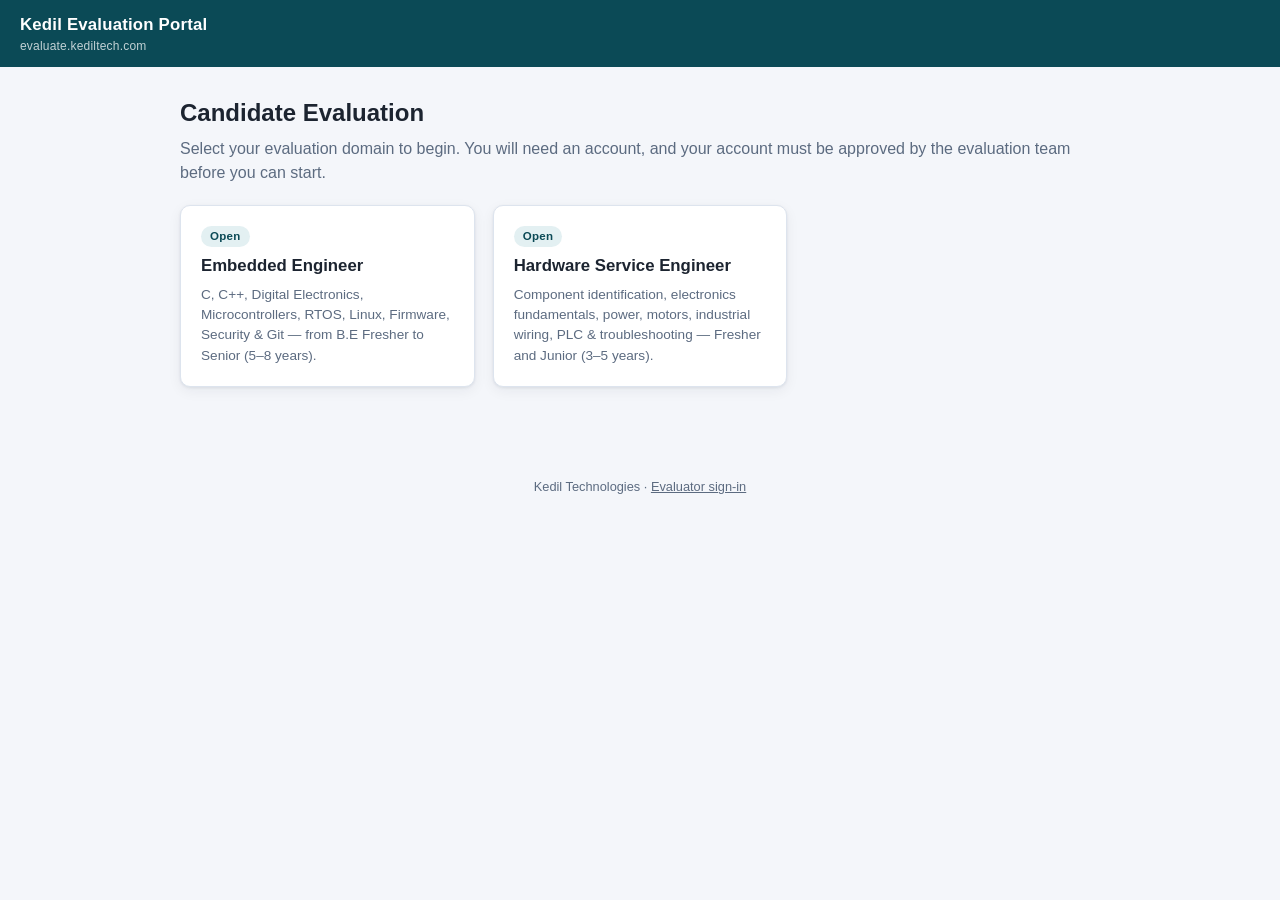
<file: index.html>
<!DOCTYPE html>
<html lang="en">
<head>
  <meta charset="UTF-8">
  <meta name="viewport" content="width=device-width, initial-scale=1.0">
  <title>Kedil Evaluation Portal</title>
  <link rel="stylesheet" href="shared/styles.css">
</head>
<body>
  <div class="topbar">
    <div class="brand">Kedil Evaluation Portal<small>evaluate.kediltech.com</small></div>
  </div>

  <div class="wrap">
    <h1>Candidate Evaluation</h1>
    <p class="lead">Select your evaluation domain to begin. You will need an account, and your account must be approved by the evaluation team before you can start.</p>

    <div class="tiles">
      <a class="tile" href="embedded/">
        <span class="badge">Open</span>
        <h3>Embedded Engineer</h3>
        <span class="sub">C, C++, Digital Electronics, Microcontrollers, RTOS, Linux, Firmware, Security &amp; Git — from B.E Fresher to Senior (5–8 years).</span>
      </a>
      <a class="tile" href="service/">
        <span class="badge">Open</span>
        <h3>Hardware Service Engineer</h3>
        <span class="sub">Component identification, electronics fundamentals, power, motors, industrial wiring, PLC &amp; troubleshooting — Fresher and Junior (3–5 years).</span>
      </a>
    </div>
  </div>

  <footer class="foot">
    Kedil Technologies &middot; <a href="admin/">Evaluator sign-in</a>
  </footer>
</body>
</html>
</file>
<file: shared/styles.css>
/* Kedil Evaluation Portal — shared styles */
:root {
  --bg: #f4f6fa;
  --surface: #ffffff;
  --ink: #1c2430;
  --muted: #5c6b80;
  --line: #dde4ee;
  --accent: #0f5f6e;
  --accent-dark: #0b4a56;
  --accent-soft: #e3f0f2;
  --good: #1d7a3f;
  --good-soft: #e4f3e9;
  --warn: #a05a00;
  --warn-soft: #fdf1de;
  --bad: #b02a2a;
  --bad-soft: #fbe7e7;
  --radius: 10px;
  --shadow: 0 1px 3px rgba(16, 30, 54, 0.08), 0 4px 14px rgba(16, 30, 54, 0.06);
}

* { box-sizing: border-box; }

html, body {
  margin: 0;
  padding: 0;
  background: var(--bg);
  color: var(--ink);
  font-family: -apple-system, BlinkMacSystemFont, "Segoe UI", Roboto, Helvetica, Arial, sans-serif;
  font-size: 16px;
  line-height: 1.5;
}

.hidden { display: none !important; }

/* ---- top bar ---- */
.topbar {
  background: var(--accent-dark);
  color: #fff;
  padding: 12px 20px;
  display: flex;
  align-items: center;
  justify-content: space-between;
  gap: 12px;
  flex-wrap: wrap;
}
.topbar .brand { font-weight: 700; font-size: 1.05rem; letter-spacing: 0.2px; }
.topbar .brand small { display: block; font-weight: 400; opacity: 0.75; font-size: 0.75rem; }
.topbar .who { font-size: 0.85rem; opacity: 0.9; display: flex; align-items: center; gap: 10px; }

/* ---- layout ---- */
.wrap { max-width: 960px; margin: 0 auto; padding: 28px 20px 60px; }
.wrap-wide { max-width: 1200px; }

.card {
  background: var(--surface);
  border: 1px solid var(--line);
  border-radius: var(--radius);
  box-shadow: var(--shadow);
  padding: 22px;
}

h1 { font-size: 1.5rem; margin: 0 0 6px; }
h2 { font-size: 1.15rem; margin: 0 0 10px; }
p.lead { color: var(--muted); margin-top: 0; }

/* ---- buttons ---- */
.btn {
  display: inline-block;
  background: var(--accent);
  color: #fff;
  border: none;
  border-radius: 8px;
  padding: 10px 18px;
  font-size: 0.95rem;
  font-weight: 600;
  cursor: pointer;
  text-decoration: none;
  transition: background 0.15s;
}
.btn:hover { background: var(--accent-dark); }
.btn:disabled { opacity: 0.5; cursor: not-allowed; }
.btn-ghost {
  background: transparent;
  color: var(--accent);
  border: 1px solid var(--accent);
}
.btn-ghost:hover { background: var(--accent-soft); }
.btn-danger { background: var(--bad); }
.btn-danger:hover { background: #8f2020; }
.btn-sm { padding: 6px 12px; font-size: 0.85rem; }
.btn-link {
  background: none; border: none; color: var(--accent);
  cursor: pointer; font-size: 0.9rem; text-decoration: underline; padding: 0;
}

/* ---- forms ---- */
label { display: block; font-size: 0.85rem; font-weight: 600; margin: 12px 0 4px; color: var(--muted); }
input[type="text"], input[type="email"], input[type="password"], input[type="number"], textarea, select {
  width: 100%;
  padding: 10px 12px;
  border: 1px solid var(--line);
  border-radius: 8px;
  font-size: 0.95rem;
  font-family: inherit;
  background: #fff;
  color: var(--ink);
}
input:focus, textarea:focus { outline: 2px solid var(--accent); outline-offset: -1px; }

.msg { margin-top: 12px; font-size: 0.9rem; padding: 10px 12px; border-radius: 8px; }
.msg-err { background: var(--bad-soft); color: var(--bad); }
.msg-ok { background: var(--good-soft); color: var(--good); }
.msg-info { background: var(--accent-soft); color: var(--accent-dark); }
.msg-warn { background: var(--warn-soft); color: var(--warn); }

/* ---- auth card ---- */
.auth-card { max-width: 420px; margin: 48px auto; }
.auth-tabs { display: flex; border-bottom: 1px solid var(--line); margin-bottom: 16px; }
.auth-tabs button {
  flex: 1; background: none; border: none; padding: 10px;
  font-size: 0.95rem; font-weight: 600; color: var(--muted); cursor: pointer;
  border-bottom: 2px solid transparent;
}
.auth-tabs button.active { color: var(--accent); border-bottom-color: var(--accent); }

/* ---- tiles (hub + levels) ---- */
.tiles { display: grid; grid-template-columns: repeat(auto-fill, minmax(260px, 1fr)); gap: 18px; margin-top: 20px; }
.tile {
  background: var(--surface);
  border: 1px solid var(--line);
  border-radius: var(--radius);
  box-shadow: var(--shadow);
  padding: 20px;
  text-decoration: none;
  color: var(--ink);
  display: flex;
  flex-direction: column;
  gap: 6px;
  transition: transform 0.12s, box-shadow 0.12s;
}
a.tile:hover { transform: translateY(-2px); box-shadow: 0 6px 20px rgba(16,30,54,0.12); }
.tile h3 { margin: 0; font-size: 1.05rem; }
.tile .sub { color: var(--muted); font-size: 0.85rem; }
.tile.disabled { opacity: 0.55; }
.badge {
  display: inline-block; font-size: 0.72rem; font-weight: 700;
  padding: 2px 9px; border-radius: 999px; letter-spacing: 0.3px;
  background: var(--accent-soft); color: var(--accent-dark);
  align-self: flex-start;
}
.badge-warn { background: var(--warn-soft); color: var(--warn); }
.badge-good { background: var(--good-soft); color: var(--good); }
.badge-bad { background: var(--bad-soft); color: var(--bad); }
.badge-muted { background: #eceff5; color: var(--muted); }

/* ---- exam layout ---- */
.exam-bar {
  position: sticky; top: 0; z-index: 10;
  background: var(--accent-dark); color: #fff;
  padding: 10px 16px;
  display: flex; align-items: center; justify-content: space-between; gap: 12px; flex-wrap: wrap;
}
.exam-bar .timer {
  font-variant-numeric: tabular-nums;
  font-weight: 700; font-size: 1.15rem;
  background: rgba(255,255,255,0.12);
  padding: 4px 14px; border-radius: 8px;
}
.exam-bar .timer.low { background: var(--bad); }
.exam-bar .save-state { font-size: 0.8rem; opacity: 0.85; }

.exam-body { display: flex; gap: 20px; max-width: 1200px; margin: 20px auto; padding: 0 16px; align-items: flex-start; }
.palette {
  width: 230px; flex-shrink: 0;
  background: var(--surface); border: 1px solid var(--line);
  border-radius: var(--radius); padding: 14px;
  position: sticky; top: 66px;
  max-height: calc(100vh - 90px); overflow-y: auto;
}
.palette h4 { margin: 10px 0 6px; font-size: 0.75rem; text-transform: uppercase; letter-spacing: 0.5px; color: var(--muted); }
.palette h4:first-child { margin-top: 0; }
.palette .nums { display: flex; flex-wrap: wrap; gap: 5px; }
.palette .nums button {
  width: 34px; height: 30px; border: 1px solid var(--line); border-radius: 6px;
  background: #fff; cursor: pointer; font-size: 0.8rem; color: var(--ink);
}
.palette .nums button.answered { background: var(--good-soft); border-color: var(--good); color: var(--good); font-weight: 700; }
.palette .nums button.current { outline: 2px solid var(--accent); }

.q-area { flex: 1; min-width: 0; }
.q-module { font-size: 0.8rem; font-weight: 700; text-transform: uppercase; letter-spacing: 0.5px; color: var(--accent); margin-bottom: 6px; }
.q-text { font-size: 1.05rem; font-weight: 600; margin-bottom: 16px; white-space: pre-wrap; }
/* topic selection */
.topic-row {
  display: flex; align-items: center; gap: 10px;
  border: 1px solid var(--line); border-radius: 8px;
  padding: 10px 12px; margin-bottom: 8px; cursor: pointer;
  font-size: 0.95rem; background: #fff;
}
.topic-row:hover { border-color: var(--accent); }
.topic-row input { width: auto; }
.topic-row .topic-name { flex: 1; font-weight: 600; }
.topic-row .topic-count { color: var(--muted); font-size: 0.85rem; white-space: nowrap; }
.topic-row.off { opacity: 0.55; }

.q-image { margin-bottom: 16px; }
.q-image img {
  max-width: 320px; max-height: 260px; width: auto; height: auto;
  border: 1px solid var(--line); border-radius: 8px; background: #fff; padding: 8px;
}

.opt {
  display: flex; gap: 10px; align-items: flex-start;
  border: 1px solid var(--line); border-radius: 8px;
  padding: 12px 14px; margin-bottom: 10px; cursor: pointer;
  background: #fff; transition: border-color 0.1s, background 0.1s;
}
.opt:hover { border-color: var(--accent); }
.opt.selected { border-color: var(--accent); background: var(--accent-soft); }
.opt input { margin-top: 4px; }
.opt .letter { font-weight: 700; color: var(--accent); }

.code-editor {
  width: 100%; min-height: 340px;
  font-family: "SF Mono", SFMono-Regular, Menlo, Consolas, "Liberation Mono", monospace;
  font-size: 0.88rem; line-height: 1.5;
  background: #10171f; color: #dbe4ef;
  border: 1px solid #2a3644; border-radius: 8px;
  padding: 14px; resize: vertical;
  tab-size: 4; -moz-tab-size: 4;
  white-space: pre; overflow-x: auto;
}
.code-editor:focus { outline: 2px solid var(--accent); }
.code-hint { font-size: 0.8rem; color: var(--muted); margin-top: 6px; }

.q-nav { display: flex; justify-content: space-between; margin-top: 18px; gap: 10px; }

/* ---- tables (admin) ---- */
#assess-list, #cand-list, #admin-list { overflow-x: auto; -webkit-overflow-scrolling: touch; }
table.grid { width: 100%; border-collapse: collapse; font-size: 0.9rem; }
table.grid th, table.grid td { text-align: left; padding: 9px 10px; border-bottom: 1px solid var(--line); }
table.grid th { font-size: 0.75rem; text-transform: uppercase; letter-spacing: 0.5px; color: var(--muted); }
table.grid tr.clickable { cursor: pointer; }
table.grid tr.clickable:hover { background: var(--accent-soft); }

pre.code-view {
  background: #10171f; color: #dbe4ef;
  font-family: "SF Mono", SFMono-Regular, Menlo, Consolas, monospace;
  font-size: 0.85rem; line-height: 1.5;
  border-radius: 8px; padding: 14px; overflow-x: auto;
  white-space: pre-wrap; word-break: break-word;
  max-height: 480px; overflow-y: auto;
}

.filter-row { display: flex; gap: 14px; flex-wrap: wrap; align-items: flex-end; }
.filter-row > div { min-width: 150px; }
.filter-row label { margin: 0 0 4px; }

.tabs { display: flex; gap: 6px; margin-bottom: 18px; border-bottom: 1px solid var(--line); }
.tabs button {
  background: none; border: none; padding: 10px 16px; cursor: pointer;
  font-size: 0.95rem; font-weight: 600; color: var(--muted);
  border-bottom: 2px solid transparent;
}
.tabs button.active { color: var(--accent); border-bottom-color: var(--accent); }

.center-note { text-align: center; padding: 60px 20px; color: var(--muted); }
.center-note .big { font-size: 2.4rem; margin-bottom: 10px; }

footer.foot { text-align: center; color: var(--muted); font-size: 0.8rem; padding: 30px 0; }
footer.foot a { color: var(--muted); }

@media (max-width: 800px) {
  .exam-body { flex-direction: column; }
  .palette { width: 100%; position: static; max-height: none; }
}
</file>
